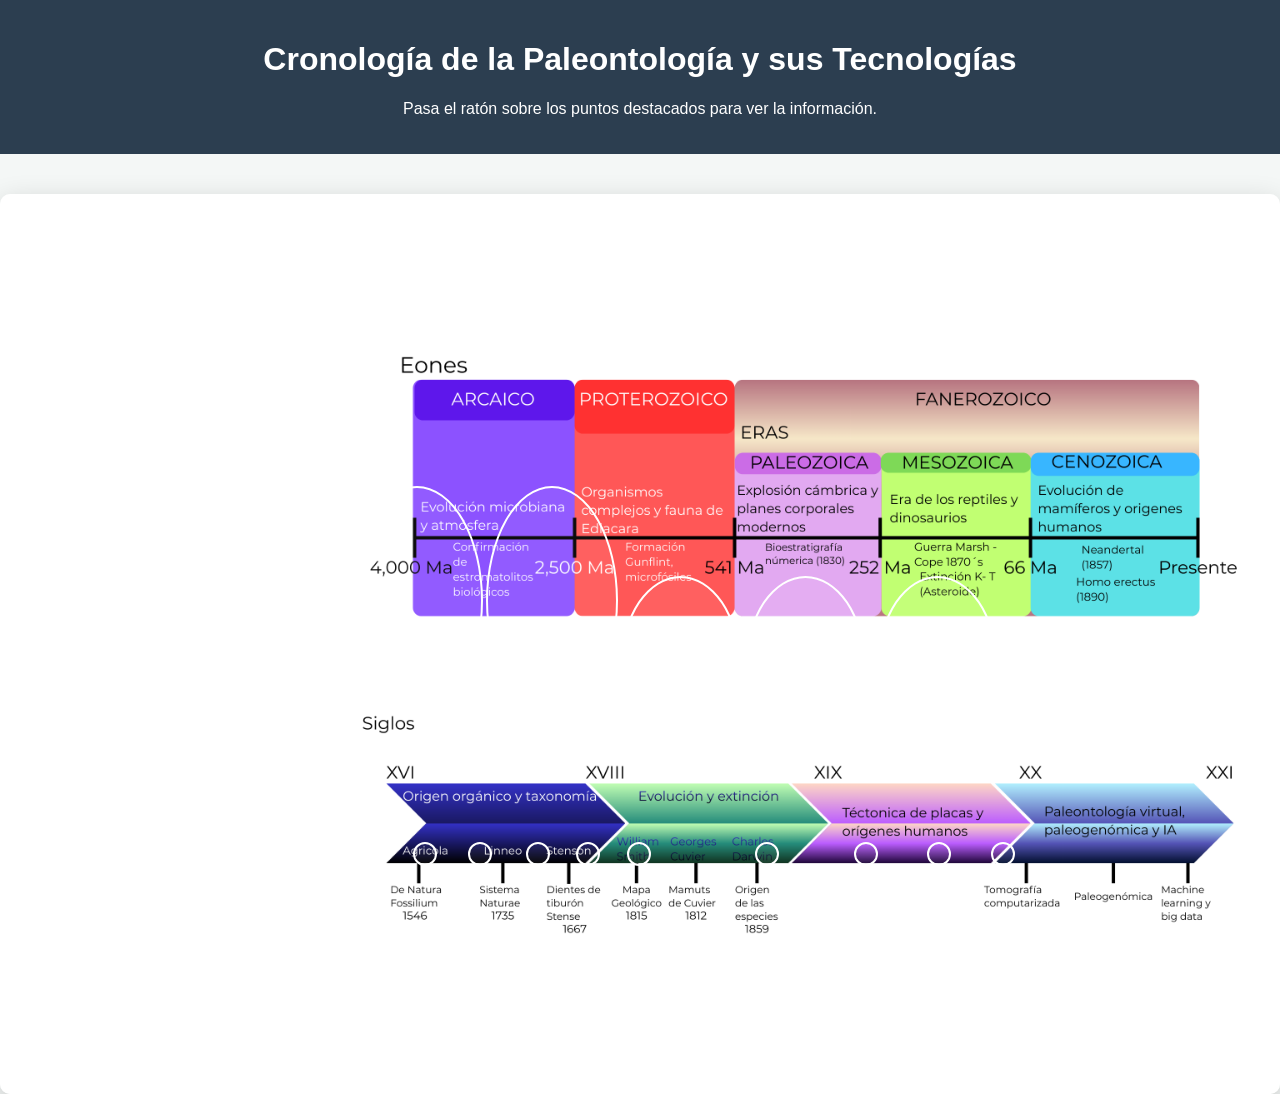
<file: index.html>
<!DOCTYPE html>
<html lang="en">
<head>
    <meta charset="UTF-8">
    <meta name="viewport" content="width=device-width, initial-scale=1.0">
    <title>Línea del tiempo:evolución de la paleontología</title>
    <link rel="stylesheet" href="style.css?v=3">

</head>
<body>

    <header>
        <h1>Cronología de la Paleontología y sus Tecnologías</h1>
        <p>Pasa el ratón sobre los puntos destacados para ver la información.</p>
    </header>

    <main class="timeline-wrapper">
    <div class="img-container">
        <img src="linea.png" alt="Línea del Tiempo Paleontológica" class="main-image">
            <div class="hotspot" style="top: 72%; left: 26.8%;" 
                 data-title="Georgius Agricola (1546)"
                 data-body="Propuso una clasificación basada en propiedades físicas (dureza, lustre) y creía en la acción de fluidos cementantes terrestres[cite: 1117, 1118].">
            </div>

            <div class="hotspot" style="top: 72%; left: 32.3%;" 
                data-title="Carl Linneo (1735)"
                data-body="En su 'Systema Naturae', los fósiles fueron integrados formalmente en la clasificación biológica, tratándolos como seres vivientes.">
            </div>

            <div class="hotspot" style="top: 72%; left: 36.6%;" 
                 data-title="Niels Stensen (1667)"
                 data-body="Demostró el origen orgánico de los fósiles comparando 'lenguas de piedra' con dientes de tiburón reales[cite: 1149, 1150].">
            </div>

             <div class="hotspot" style="top: 72%; left: 41.1%;" 
                data-title="William Smith (1815)"
                data-body="Descubrió que los fósiles permiten identificar estratos de forma precisa y creó el primer gran mapa geológico detallado[cite: 1238, 1239].">
            </div>

            <div class="hotspot" style="top: 72%; left: 45%;" 
                 data-title="Georges Cuvier (1812)"
                 data-body="Estableció la prueba definitiva de la extinción mediante el estudio comparativo de elefantes y mamuts fósiles[cite: 1205, 1227].">
            </div>

            <div class="hotspot" style="top: 72%; left: 49%;" 
                 data-title="Charles Darwin (1859)"
                 data-body="Su obra transformó la paleontología en el estudio del desarrollo de la vida y la reconstrucción de filogenias[cite: 969, 970].">
            </div>

            <div class="hotspot" style="top: 72%; left: 59%;" 
                 data-title="Tectónica de Placas (1960-1975)"
                 data-body="Permitió entender los patrones de distribución biológica global y reconstruir paleogeografías realistas[cite: 877, 928].">
            </div>

            <div class="hotspot" style="top: 72%; left: 66.7%;" 
                data-title="Tomografía Computarizada (CT)"
                data-body="Técnica no destructiva que genera imágenes 3D para estudiar el interior de fósiles y reconstruir tejidos blandos sin dañarlos.">
            </div>

            <div class="hotspot" style="top: 72%; left: 77.4%;" 
                 data-title="Machine Learning e IA"
                 data-body="Tecnología de crecimiento exponencial usada para taxonomía automatizada y procesamiento de 'Big Data' como la PBDB[cite: 140, 461, 463].">
            </div>
            
            <div class="hotspot" style="top: 72%; left: 72.4%;" 
                 data-title="Paleogenómica (2022)"
                 data-body="Se logró secuenciar el ADN más antiguo registrado (2 millones de años) en sedimentos de Groenlandia[cite: 54, 355].">
            </div>
        </div>

    <div id="arcaico" class="hotspot" 
         data-title="Eón Arcaico (4,000 - 2,500 Ma)" 
         data-body="Evolución microbiana temprana. En los años 60 se confirmó que los estromatolitos eran biológicos[cite: 896, 1307, 1308]."></div>

    <div id="proterozoico" class="hotspot" 
         data-title="Eón Proterozoico (2,500 - 541 Ma)" 
         data-body="Surgimiento de organismos complejos y la fauna de Ediacara. En 1965 se descubrió microbiota en la Formación Gunflint[cite: 897, 900, 1301].">
    </div>

    <div id="paleozoico" class="hotspot" 
         data-title="Era Paleozoica (541 - 252 Ma)" 
         data-body="Explosión cámbrica y planes corporales modernos. Lyell realizó cálculos de biostratigrafía numérica en 1830[cite: 54, 908, 1301].">
    </div>

    <div id="mesozoico" class="hotspot" 
         data-title="Era Mesozoica (252 - 66 Ma)" 
         data-body="Era de los dinosaurios. Destaca la Guerra Marsh-Cope en los 1870s y la extinción masiva K-T por un asteroide[cite: 794, 1002, 1301]."></div>

    <div id="cenozoico" class="hotspot" 
         data-title="Era Cenozoica (66 Ma - Presente)" 
         data-body="Evolución de mamíferos y humanos. Hitos: Neanderthal (1857) y Homo erectus (1890)[cite: 1009, 1011, 1304]."></div>
</div>
    </main>

    <footer>
        <p>Estudio basado en Abdelhady et al. (2024) y síntesis de paleobiología clásica.</p>
    </footer>

</body>
</html>
</file>
<file: style.css>
/* Estilos Generales */
body {
    margin: 0;
    padding: 0;
    font-family: 'Segoe UI', Tahoma, Geneva, Verdana, sans-serif;
    background-color: #f4f7f6;
    color: #333;
    text-align: center;
}

header {
    padding: 20px;
    background: #2c3e50;
    color: white;
}

/* Contenedor de la Imagen */
.timeline-wrapper {
    display: flex;
    justify-content: center;
    padding: 40px;
}

.img-container {
    position: absolute;
    display: inline-block;
    max-width: 100%;
    box-shadow: 0 10px 30px rgba(0,0,0,0.2);
    border-radius: 10px;
    overflow: hidden;
}

.main-image {
    position: relative;
    display: block;
    width: 1600px; /* Ajusta según el tamaño de tu imagen */
    height: auto;
}

/* Puntos Interactivos (Hotspots) */
.hotspot {
    position: absolute;
    width: 20px;
    height: 20px;
    background-color: rgba(52, 152, 219, 0.7);
    border: 2px solid white;
    border-radius: 50%;
    cursor: pointer;
    transition: all 0.3s ease;
    animation: pulse 2s infinite;
}

.hotspot:hover {
    background-color: #e74c3c;
    transform: scale(1.5);
}

/* Animación de pulso para llamar la atención */
@keyframes pulse {
    0% { box-shadow: 0 0 0 0 rgba(52, 152, 219, 0.7); }
    70% { box-shadow: 0 0 0 10px rgba(52, 152, 219, 0); }
    100% { box-shadow: 0 0 0 0 rgba(52, 152, 219, 0); }
}

/* Ventana Emergente (Tooltip) */
.hotspot::after {
    content: "▼ " attr(data-title) "\A" attr(data-body);
    white-space: pre-wrap;
    position: absolute;
    bottom: 150%;
    left: 50%;
    transform: translateX(-50%);
    width: 280px;
    background: rgba(44, 62, 80, 0.95);
    color: white;
    padding: 15px;
    border-radius: 8px;
    font-size: 13px;
    line-height: 1.4;
    visibility: hidden;
    opacity: 0;
    transition: opacity 0.4s ease;
    text-align: left;
    pointer-events: none;
    z-index: 100;
}

.hotspot:hover::after {
    visibility: visible;
    opacity: 1;
}

footer {
    margin-top: 30px;
    font-size: 0.9em;
    color: #7f8c8d;
}
/* Estilo base para todas las áreas interactivas */
.hotspot {
    position: absolute;
    background-color: rgba(255, 255, 255, 0.05);
    cursor: help;
    transition: background-color 0.3s;
}

.hotspot:hover {
    background-color: rgba(52, 152, 219, 0.2);
}

/* POSICIONAMIENTO ESPECÍFICO POR ID */

#arcaico {
    top: 54%;
    left: 27.4%;
    width: 10%;
    height: 25%;
}

#proterozoico {
    top: 54%;
    left: 38%;
    width: 10%;
    height: 25%;
}

#paleozoico {
    top: 64%;
    left: 48.5%;
    width: 9%;
    height: 19%;
}

#mesozoico {
    top: 64%;
    left: 58.3%;
    width: 9%;
    height: 19%;
}

#cenozoico {
    top: 64%;
    left: 68.6%;
    width: 9%;
    height: 19%;
}

/* CAJA DE TEXTO (Tooltip) */
.hotspot:hover::after {
    content: attr(data-title) "\A\A" attr(data-body);
    white-space: pre-wrap;
    position: absolute;
    bottom: 110%;
    left: 50%;
    transform: translateX(-50%);
    width: 280px;
    padding: 15px;
    background-color: #2c3e50;
    color: white;
    border-radius: 8px;
    font-size: 13px;
    line-height: 1.4;
    z-index: 100;
    box-shadow: 0 8px 16px rgba(0,0,0,0.4);
    border-left: 5px solid #3498db;
}
/* --- AJUSTES PARA CELULARES (DISEÑO FLUIDO) --- */
@media (max-width: 768px) {
    /* 1. El contenedor respeta el ancho de tu celular */
    .timeline-wrapper {
        width: 100%;
        padding: 10px;
        box-sizing: border-box;
    }

    /* 2. La imagen y su caja se adaptan al 100% de la pantalla */
    .img-container {
        width: 100% !important;
        position: relative;
    }
    
    .main-image {
        width: 100% !important;
        height: auto !important;
        display: block;
    }

    /* 3. Los círculos se hacen pequeños pero se mantienen en su lugar */
    .hotspot {
        width: 4vw !important; /* Usa porcentaje de la pantalla para no deformarse */
        height: 4vw !important;
        min-width: 15px !important;
        min-height: 15px !important;
        border-radius: 50% !important;
        transform: translate(-50%, -50%) !important;
    }

    /* 4. Tu Pop-up central oscuro (Este ya funcionaba perfecto) */
    .hotspot:hover::after, .hotspot:active::after {
        position: fixed !important;
        top: 50% !important;
        left: 50% !important;
        transform: translate(-50%, -50%) !important;
        width: 85vw !important;
        max-width: 300px !important;
        font-size: 14px !important;
        padding: 15px !important;
        z-index: 9999 !important;
        background-color: #2c3e50 !important;
        color: white !important;
        border-radius: 8px !important;
        box-shadow: 0 0 0 100vh rgba(0,0,0,0.7) !important;
        white-space: normal !important;
    }
}
</file>
<file: Linea_style.css>
/* Estilos Generales */
body {
    margin: 0;
    padding: 0;
    font-family: 'Segoe UI', Tahoma, Geneva, Verdana, sans-serif;
    background-color: #f4f7f6;
    color: #333;
    text-align: center;
}

header {
    padding: 20px;
    background: #2c3e50;
    color: white;
}

/* Contenedor de la Imagen */
.timeline-wrapper {
    display: flex;
    justify-content: center;
    padding: 40px;
}

.img-container {
    position: absolute;
    display: inline-block;
    max-width: 100%;
    box-shadow: 0 10px 30px rgba(0,0,0,0.2);
    border-radius: 10px;
    overflow: hidden;
}

.main-image {
    position: relative;
    display: block;
    width: 1600px; /* Ajusta según el tamaño de tu imagen */
    height: auto;
}

/* Puntos Interactivos (Hotspots) */
.hotspot {
    position: absolute;
    width: 20px;
    height: 20px;
    background-color: rgba(52, 152, 219, 0.7);
    border: 2px solid white;
    border-radius: 50%;
    cursor: pointer;
    transition: all 0.3s ease;
    animation: pulse 2s infinite;
}

.hotspot:hover {
    background-color: #e74c3c;
    transform: scale(1.5);
}

/* Animación de pulso para llamar la atención */
@keyframes pulse {
    0% { box-shadow: 0 0 0 0 rgba(52, 152, 219, 0.7); }
    70% { box-shadow: 0 0 0 10px rgba(52, 152, 219, 0); }
    100% { box-shadow: 0 0 0 0 rgba(52, 152, 219, 0); }
}

/* Ventana Emergente (Tooltip) */
.hotspot::after {
    content: "▼ " attr(data-title) "\A" attr(data-body);
    white-space: pre-wrap;
    position: absolute;
    bottom: 150%;
    left: 50%;
    transform: translateX(-50%);
    width: 280px;
    background: rgba(44, 62, 80, 0.95);
    color: white;
    padding: 15px;
    border-radius: 8px;
    font-size: 13px;
    line-height: 1.4;
    visibility: hidden;
    opacity: 0;
    transition: opacity 0.4s ease;
    text-align: left;
    pointer-events: none;
    z-index: 100;
}

.hotspot:hover::after {
    visibility: visible;
    opacity: 1;
}

footer {
    margin-top: 30px;
    font-size: 0.9em;
    color: #7f8c8d;
}
/* Estilo base para todas las áreas interactivas */
.hotspot {
    position: absolute;
    background-color: rgba(255, 255, 255, 0.05);
    cursor: help;
    transition: background-color 0.3s;
}

.hotspot:hover {
    background-color: rgba(52, 152, 219, 0.2);
}

/* POSICIONAMIENTO ESPECÍFICO POR ID */

#arcaico {
    top: 54%;
    left: 27.4%;
    width: 10%;
    height: 25%;
}

#proterozoico {
    top: 54%;
    left: 38%;
    width: 10%;
    height: 25%;
}

#paleozoico {
    top: 64%;
    left: 48.5%;
    width: 9%;
    height: 19%;
}

#mesozoico {
    top: 64%;
    left: 58.3%;
    width: 9%;
    height: 19%;
}

#cenozoico {
    top: 64%;
    left: 68.6%;
    width: 9%;
    height: 19%;
}

/* CAJA DE TEXTO (Tooltip) */
.hotspot:hover::after {
    content: attr(data-title) "\A\A" attr(data-body);
    white-space: pre-wrap;
    position: absolute;
    bottom: 110%;
    left: 50%;
    transform: translateX(-50%);
    width: 280px;
    padding: 15px;
    background-color: #2c3e50;
    color: white;
    border-radius: 8px;
    font-size: 13px;
    line-height: 1.4;
    z-index: 100;
    box-shadow: 0 8px 16px rgba(0,0,0,0.4);
    border-left: 5px solid #3498db;
}
</file>
